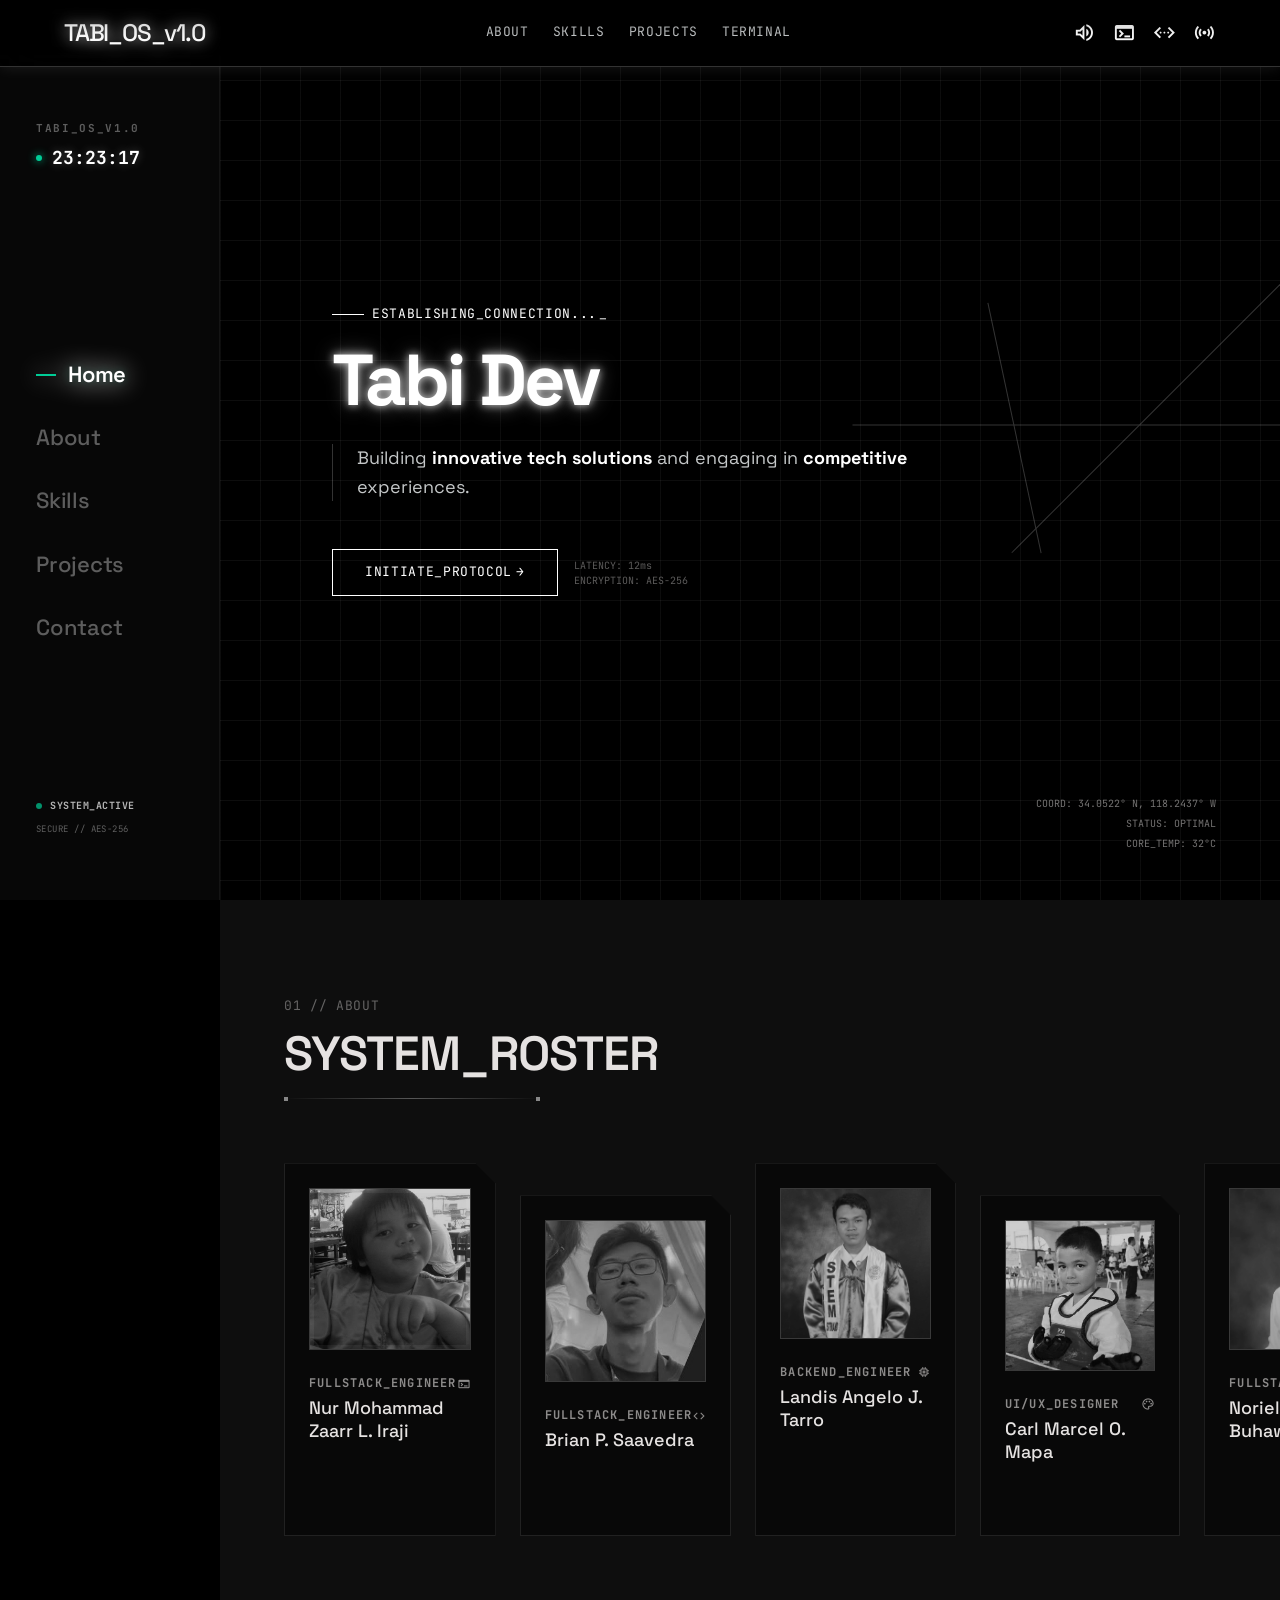
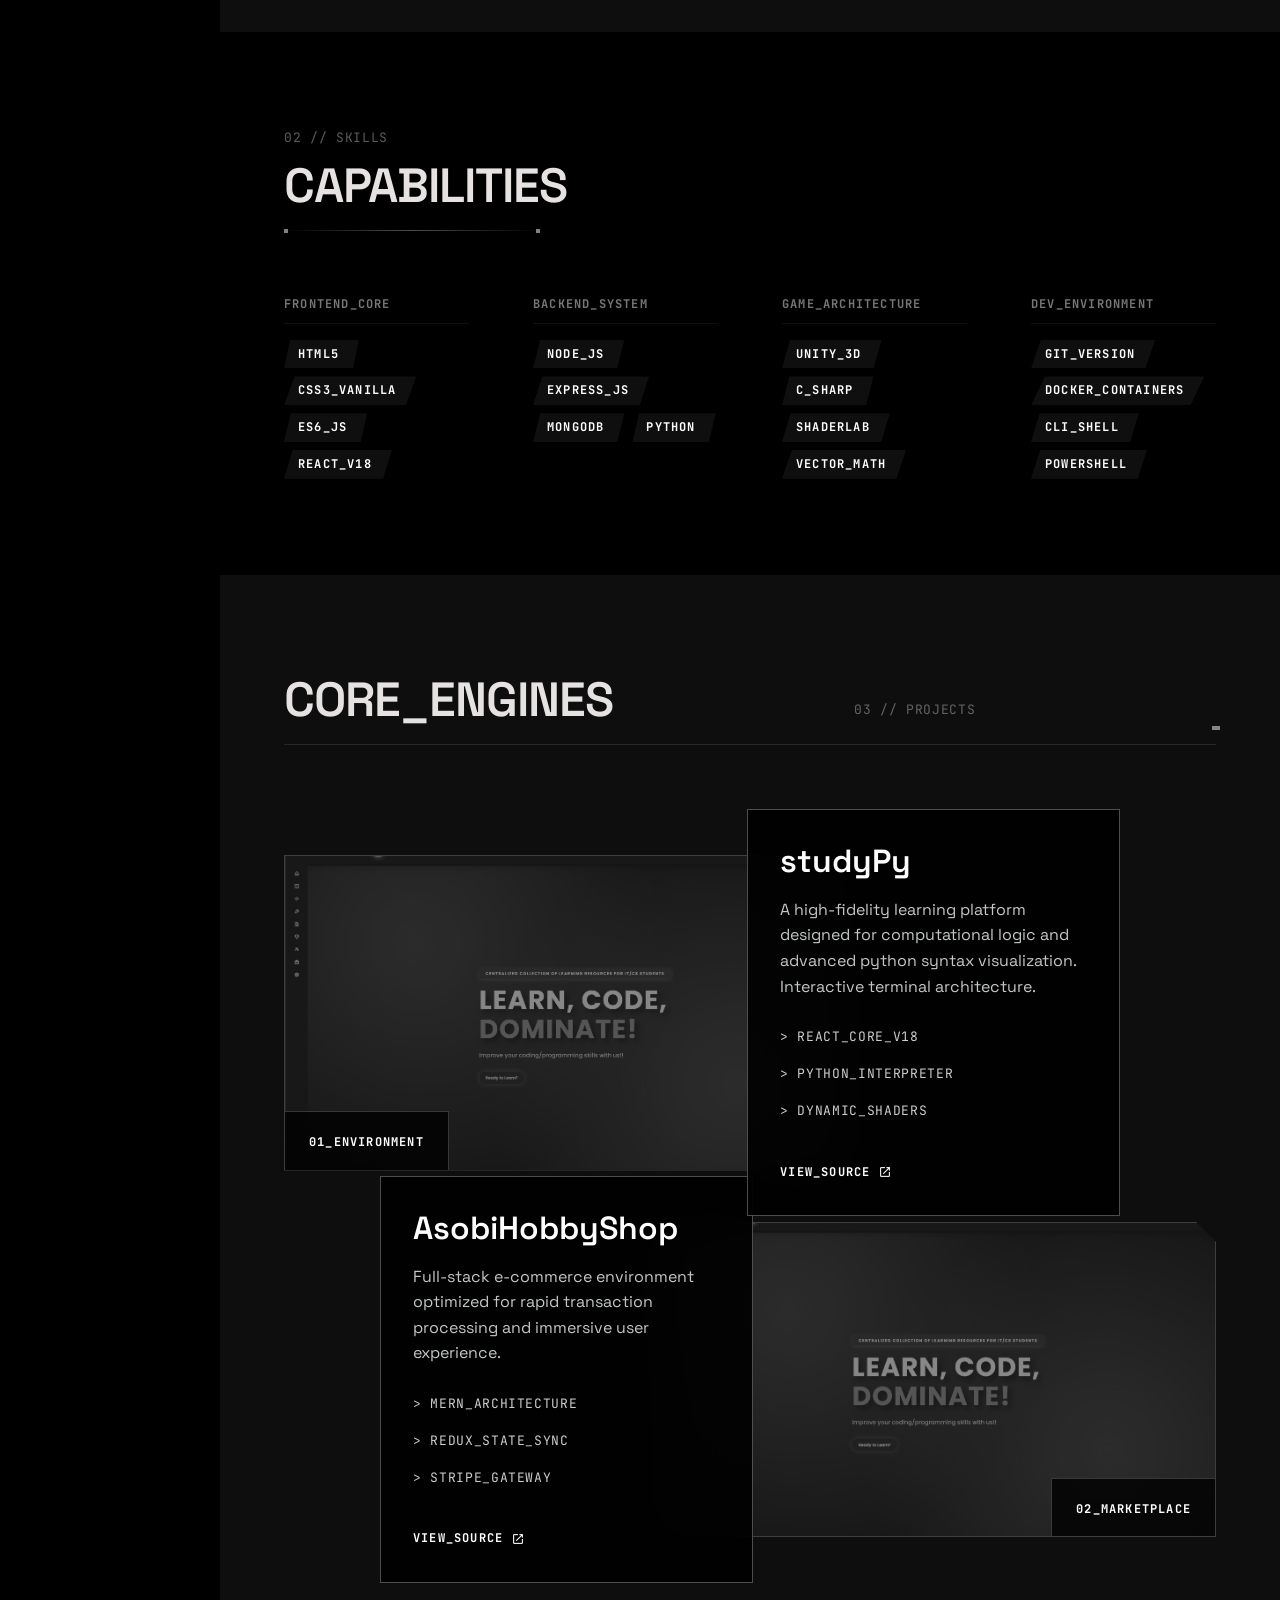
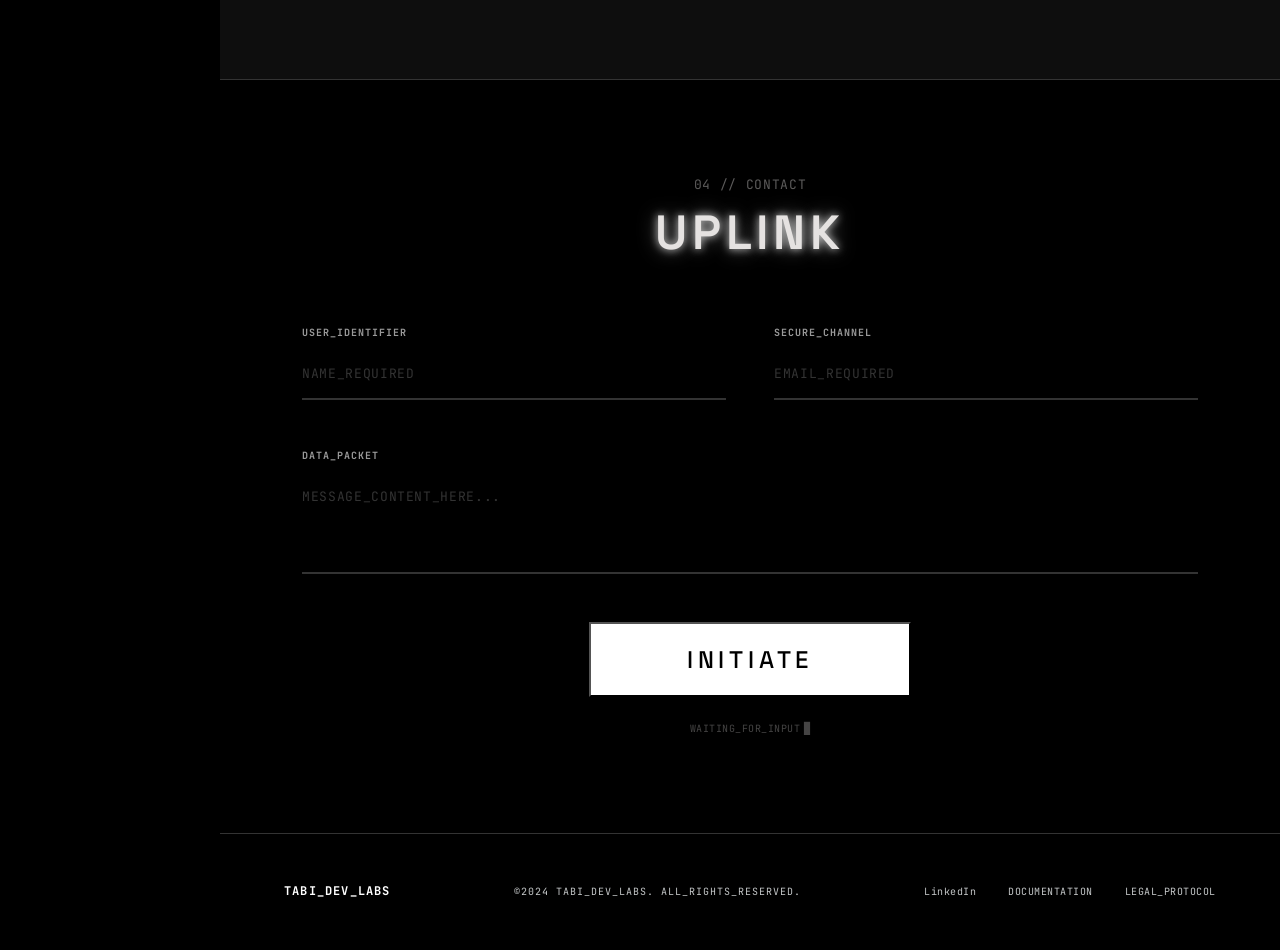
<file: index.html>
<!DOCTYPE html>
<html class="dark" lang="en">
<head>
  <meta charset="utf-8"/>
  <meta content="width=device-width, initial-scale=1.0" name="viewport"/>
  <title>TABI_OS_v1.0 | PORTFOLIO</title>
  <meta name="description" content="TABI_OS_v1.0 - Digital Portfolio & Command Center. High-fidelity web solutions and immersive game development."/>
  <meta property="og:title" content="TABI_OS_v1.0 | PORTFOLIO"/>
  <meta property="og:description" content="Digital Portfolio & Command Center. High-fidelity web solutions and immersive game development."/>
  <meta property="og:type" content="website"/>
  <meta property="og:image" content="screen.png"/>
  <link href="https://fonts.googleapis.com/css2?family=Space+Grotesk:wght@300;400;500;600;700&family=JetBrains+Mono:wght@400;700&display=swap" rel="stylesheet"/>
  <link href="https://fonts.googleapis.com/css2?family=Material+Symbols+Outlined:wght,FILL@100..700,0..1&display=swap" rel="stylesheet"/>
  <link rel="stylesheet" href="styles.css"/>
  <script type="module" src="main.js"></script>
</head>
<body>

<!-- TOP NAVIGATION BAR -->
<nav class="nav-bar" aria-label="Primary navigation">
  <div class="nav-logo">TABI_OS_v1.0</div>

  <div class="nav-links">
    <a class="nav-link" href="#team">ABOUT</a>
    <a class="nav-link" href="#capabilities">SKILLS</a>
    <a class="nav-link" href="#projects">PROJECTS</a>
    <a class="nav-link" href="#contact">TERMINAL</a>
  </div>

  <div class="nav-right">
    <div class="nav-icons">
      <span class="material-symbols-outlined nav-icon volume-toggle-btn" role="button" aria-label="Toggle Audio Feedback" tabindex="0">volume_up</span>
      <span class="material-symbols-outlined nav-icon toggle-console-btn" role="button" aria-label="Toggle System Console" tabindex="0">terminal</span>
      <span class="material-symbols-outlined nav-icon" role="img" aria-label="Network settings">settings_ethernet</span>
      <span class="material-symbols-outlined nav-icon" role="img" aria-label="Signal status">sensors</span>
    </div>
    <button class="nav-hamburger" aria-label="Toggle navigation menu" aria-expanded="false" aria-controls="mobile-nav">
      <span class="hamburger-line"></span>
      <span class="hamburger-line"></span>
      <span class="hamburger-line"></span>
    </button>
  </div>
</nav>

<!-- SIDE NAVIGATION BAR (Desktop Only) -->
<aside class="side-nav" aria-label="Section navigation">
  <!-- Live Timer / System Clock at the top -->
  <div class="side-nav-clock">
    <div class="clock-title">TABI_OS_v1.0</div>
    <div class="clock-time">
      <span class="clock-indicator"></span>
      <span id="system-clock">00:00:00</span>
    </div>
  </div>

  <nav class="side-nav-items">
    <a class="side-nav-item side-nav-item--active" href="#hero">Home</a>
    <a class="side-nav-item" href="#team">About</a>
    <a class="side-nav-item" href="#capabilities">Skills</a>
    <a class="side-nav-item" href="#projects">Projects</a>
    <a class="side-nav-item" href="#contact">Contact</a>
  </nav>

  <!-- Cyberpunk telemetry at the bottom -->
  <div class="side-nav-footer">
    <div class="side-nav-status-group">
      <span class="status-dot"></span>
      <span class="status-text">SYSTEM_ACTIVE</span>
    </div>
    <div class="side-nav-meta">
      <span class="side-nav-meta-text">SECURE // AES-256</span>
    </div>
  </div>
</aside>

<main class="site-main">

  <!-- HERO SECTION -->
  <section class="hero-section grid-lines" id="hero" aria-label="Introduction">
    <div class="hero-scanlines" aria-hidden="true"></div>

    <!-- Decorative diagonal lines -->
    <div class="hero-decorator" aria-hidden="true">
      <div class="hero-deco-line"></div>
      <div class="hero-deco-line"></div>
      <div class="hero-deco-line"></div>
    </div>

    <div class="hero-content" data-animate>
      <div class="hero-label">
        <span class="hero-label-line" aria-hidden="true"></span>
        <span class="underscore-blink">ESTABLISHING_CONNECTION...</span>
      </div>

      <h1 class="hero-title" id="hero-title" aria-label="Tabi Dev"></h1>

      <p class="hero-body">
        Building <strong>innovative tech solutions</strong> and engaging in <strong>competitive</strong> experiences</strong>.
      </p>

      <div class="hero-cta-row">
        <a class="hero-cta-btn" href="#contact">
          INITIATE_PROTOCOL
          <span class="hero-cta-arrow" aria-hidden="true">→</span>
        </a>
        <div class="hero-cta-meta" aria-hidden="true">
          LATENCY: 12ms<br/>ENCRYPTION: AES-256
        </div>
      </div>
    </div>

    <!-- Bottom-right coordinates -->
    <div class="hero-coords" aria-hidden="true">
      <div class="hero-coords-inner">
        <div>COORD: 34.0522° N, 118.2437° W</div>
        <div>STATUS: OPTIMAL</div>
        <div>CORE_TEMP: 32°C</div>
      </div>
    </div>

  </section>

  <!-- TEAM SECTION -->
  <section class="team-section" id="team" aria-label="Team">

    <div class="team-header" data-animate>
      <div class="team-counter" aria-hidden="true">01 // ABOUT</div>
      <h2 class="team-title">SYSTEM_ROSTER</h2>
      <div class="team-divider" aria-hidden="true"></div>
    </div>

    <div class="team-grid" data-animate-stagger>

      <!-- Member 1 -->
      <div class="team-member-wrap">
        <div class="team-member">
          <div class="team-member-photo">
            <img
              alt="Lead Developer"
              data-alt="A stark, high-contrast black and white portrait of a lead software architect in a minimalist tech-wear outfit. The person is looking directly at the camera with an intense, professional expression. Sharp directional lighting creates deep shadows and bright highlights, emphasizing a sense of technical authority and precision in a high-end digital environment."
              src="assets/meeko.jpg"
            />
            <div class="team-member-photo-border" aria-hidden="true"></div>
          </div>
          <div class="team-member__role-row">
            <span class="team-member__role">FULLSTACK_ENGINEER</span>
            <span class="material-symbols-outlined team-role-icon">terminal</span>
          </div>
          <div class="team-member__name">Nur Mohammad Zaarr L. Iraji</div>
          <div class="team-member__footer">
            <span class="team-member__id">ID: 001_TABI</span>
            <div class="team-member__socials">
              <a class="team-member__social-link" href="#" target="_blank" aria-label="LinkedIn">
                <svg xmlns="http://www.w3.org/2000/svg" viewBox="0 0 24 24" fill="currentColor" width="14" height="14" style="vertical-align: middle;">
                  <path d="M19 0h-14c-2.761 0-5 2.239-5 5v14c0 2.761 2.239 5 5 5h14c2.762 0 5-2.239 5-5v-14c0-2.761-2.238-5-5-5zm-11 19h-3v-11h3v11zm-1.5-12.268c-.966 0-1.75-.779-1.75-1.75s.784-1.75 1.75-1.75 1.75.779 1.75 1.75-.784 1.75-1.75 1.75zm13.5 12.268h-3v-5.604c0-3.368-4-3.113-4 0v5.604h-3v-11h3v1.765c1.396-2.586 7-2.777 7 2.476v6.759z"/>
                </svg>
              </a>
              <button class="team-member__more-btn" data-member-id="001_TABI">ACCESS_BIO</button>
            </div>
          </div>
        </div>
      </div>

      <!-- Member 2 -->
      <div class="team-member-wrap">
        <div class="team-member">
          <div class="team-member-photo">
            <img
              alt="MERN Stack Developer"
              data-alt="A monochromatic, high-fidelity close-up portrait of a MERN stack developer in a dark studio. The lighting is low-key, focusing on the sharp features and professional attire. The background is pure black, and the overall mood is technical, focused, and advanced, fitting the high-end Tabi Dev brand identity."
              src="assets/brian.jpg"
            />
          </div>
          <div class="team-member__role-row">
            <span class="team-member__role">FULLSTACK_ENGINEER</span>
            <span class="material-symbols-outlined team-role-icon">code</span>
          </div>
          <div class="team-member__name">Brian P. Saavedra</div>
          <div class="team-member__footer">
            <span class="team-member__id">ID: 002_TABI</span>
            <div class="team-member__socials">
              <a class="team-member__social-link" href="#" target="_blank" aria-label="LinkedIn">
                <svg xmlns="http://www.w3.org/2000/svg" viewBox="0 0 24 24" fill="currentColor" width="14" height="14" style="vertical-align: middle;">
                  <path d="M19 0h-14c-2.761 0-5 2.239-5 5v14c0 2.761 2.239 5 5 5h14c2.762 0 5-2.239 5-5v-14c0-2.761-2.238-5-5-5zm-11 19h-3v-11h3v11zm-1.5-12.268c-.966 0-1.75-.779-1.75-1.75s.784-1.75 1.75-1.75 1.75.779 1.75 1.75-.784 1.75-1.75 1.75zm13.5 12.268h-3v-5.604c0-3.368-4-3.113-4 0v5.604h-3v-11h3v1.765c1.396-2.586 7-2.777 7 2.476v6.759z"/>
                </svg>
              </a>
              <button class="team-member__more-btn" data-member-id="002_TABI">ACCESS_BIO</button>
            </div>
          </div>
        </div>
      </div>

      <!-- Member 3 -->
      <div class="team-member-wrap">
        <div class="team-member">
          <div class="team-member-photo">
            <img
              alt="Backend Engineer"
              data-alt="A dramatic black and white portrait of a backend engineer against a minimalist geometric background. The lighting is harsh and artistic, highlighting the profile of the person and creating a sophisticated, high-performance look. The aesthetic is clean, technical, and perfectly aligned with a luxury tech startup brand."
              src="assets/lance.jpg"
            />
          </div>
          <div class="team-member__role-row">
            <span class="team-member__role">BACKEND_ENGINEER</span>
            <span class="material-symbols-outlined team-role-icon">memory</span>
          </div>
          <div class="team-member__name">Landis Angelo J. Tarro</div>
          <div class="team-member__footer">
            <span class="team-member__id">ID: 003_TABI</span>
            <div class="team-member__socials">
              <a class="team-member__social-link" href="#" target="_blank" aria-label="LinkedIn">
                <svg xmlns="http://www.w3.org/2000/svg" viewBox="0 0 24 24" fill="currentColor" width="14" height="14" style="vertical-align: middle;">
                  <path d="M19 0h-14c-2.761 0-5 2.239-5 5v14c0 2.761 2.239 5 5 5h14c2.762 0 5-2.239 5-5v-14c0-2.761-2.238-5-5-5zm-11 19h-3v-11h3v11zm-1.5-12.268c-.966 0-1.75-.779-1.75-1.75s.784-1.75 1.75-1.75 1.75.779 1.75 1.75-.784 1.75-1.75 1.75zm13.5 12.268h-3v-5.604c0-3.368-4-3.113-4 0v5.604h-3v-11h3v1.765c1.396-2.586 7-2.777 7 2.476v6.759z"/>
                </svg>
              </a>
              <button class="team-member__more-btn" data-member-id="003_TABI">ACCESS_BIO</button>
            </div>
          </div>
        </div>
      </div>

      <!-- Member 4 -->
      <div class="team-member-wrap">
        <div class="team-member">
          <div class="team-member-photo">
            <img
              alt="Frontend / UI Designer"
              data-alt="A professional, monochromatic portrait of a UI/UX designer. The lighting is soft but high-contrast, illuminating the face while keeping the background in total darkness. The style is modern, sleek, and high-end, representing a focus on visual precision and user interface excellence."
              src="assets/carl.jpg"
            />
          </div>
          <div class="team-member__role-row">
            <span class="team-member__role">UI/UX_DESIGNER</span>
            <span class="material-symbols-outlined team-role-icon">palette</span>
          </div>
          <div class="team-member__name">Carl Marcel O. Mapa</div>
          <div class="team-member__footer">
            <span class="team-member__id">ID: 004_TABI</span>
            <div class="team-member__socials">
              <a class="team-member__social-link" href="#" target="_blank" aria-label="LinkedIn">
                <svg xmlns="http://www.w3.org/2000/svg" viewBox="0 0 24 24" fill="currentColor" width="14" height="14" style="vertical-align: middle;">
                  <path d="M19 0h-14c-2.761 0-5 2.239-5 5v14c0 2.761 2.239 5 5 5h14c2.762 0 5-2.239 5-5v-14c0-2.761-2.238-5-5-5zm-11 19h-3v-11h3v11zm-1.5-12.268c-.966 0-1.75-.779-1.75-1.75s.784-1.75 1.75-1.75 1.75.779 1.75 1.75-.784 1.75-1.75 1.75zm13.5 12.268h-3v-5.604c0-3.368-4-3.113-4 0v5.604h-3v-11h3v1.765c1.396-2.586 7-2.777 7 2.476v6.759z"/>
                </svg>
              </a>
              <button class="team-member__more-btn" data-member-id="004_TABI">ACCESS_BIO</button>
            </div>
          </div>
        </div>
      </div>

      <!-- Member 5 -->
      <div class="team-member-wrap">
        <div class="team-member">
          <div class="team-member-photo">
            <img
              alt="Game Designer"
              data-alt="A stylized black and white portrait of a game designer. The image is high-contrast with glowing reflections in the eyes, suggesting a digital interface just out of frame. The mood is creative yet technical, embodying the spirit of high-end game development at Tabi Dev Labs."
              src="assets/nori.jpg"
            />
          </div>
          <div class="team-member__role-row">
            <span class="team-member__role">FULLSTACK_ENGINEER</span>
            <span class="material-symbols-outlined team-role-icon">query_stats</span>
          </div>
          <div class="team-member__name">Norielle John Buhawe</div>
          <div class="team-member__footer">
            <span class="team-member__id">ID: 005_TABI</span>
            <div class="team-member__socials">
              <a class="team-member__social-link" href="#" target="_blank" aria-label="LinkedIn">
                <svg xmlns="http://www.w3.org/2000/svg" viewBox="0 0 24 24" fill="currentColor" width="14" height="14" style="vertical-align: middle;">
                  <path d="M19 0h-14c-2.761 0-5 2.239-5 5v14c0 2.761 2.239 5 5 5h14c2.762 0 5-2.239 5-5v-14c0-2.761-2.238-5-5-5zm-11 19h-3v-11h3v11zm-1.5-12.268c-.966 0-1.75-.779-1.75-1.75s.784-1.75 1.75-1.75 1.75.779 1.75 1.75-.784 1.75-1.75 1.75zm13.5 12.268h-3v-5.604c0-3.368-4-3.113-4 0v5.604h-3v-11h3v1.765c1.396-2.586 7-2.777 7 2.476v6.759z"/>
                </svg>
              </a>
              <button class="team-member__more-btn" data-member-id="005_TABI">ACCESS_BIO</button>
            </div>
          </div>
        </div>
      </div>

    </div>
  </section>

  <!-- CAPABILITIES SECTION -->
  <section class="capabilities-section" id="capabilities" aria-label="Capabilities" data-animate>
    <div class="capabilities-header">
      <div class="capabilities-counter" aria-hidden="true">02 // SKILLS</div>
      <h2 class="capabilities-title">CAPABILITIES</h2>
      <div class="capabilities-divider" aria-hidden="true"></div>
    </div>

    <div class="capabilities-grid" data-animate-stagger>
      <!-- Frontend Core -->
      <div class="skill-group">
        <div class="skill-group-label">FRONTEND_CORE</div>
        <div class="skill-badges">
          <span class="skill-badge">HTML5</span>
          <span class="skill-badge">CSS3_VANILLA</span>
          <span class="skill-badge">ES6_JS</span>
          <span class="skill-badge">REACT_V18</span>
        </div>
      </div>

      <!-- Backend System -->
      <div class="skill-group">
        <div class="skill-group-label">BACKEND_SYSTEM</div>
        <div class="skill-badges">
          <span class="skill-badge">NODE_JS</span>
          <span class="skill-badge">EXPRESS_JS</span>
          <span class="skill-badge">MONGODB</span>
          <span class="skill-badge">PYTHON</span>
        </div>
      </div>

      <!-- Game Architecture -->
      <div class="skill-group">
        <div class="skill-group-label">GAME_ARCHITECTURE</div>
        <div class="skill-badges">
          <span class="skill-badge">UNITY_3D</span>
          <span class="skill-badge">C_SHARP</span>
          <span class="skill-badge">SHADERLAB</span>
          <span class="skill-badge">VECTOR_MATH</span>
        </div>
      </div>

      <!-- Dev Environment -->
      <div class="skill-group">
        <div class="skill-group-label">DEV_ENVIRONMENT</div>
        <div class="skill-badges">
          <span class="skill-badge">GIT_VERSION</span>
          <span class="skill-badge">DOCKER_CONTAINERS</span>
          <span class="skill-badge">CLI_SHELL</span>
          <span class="skill-badge">POWERSHELL</span>
        </div>
      </div>
    </div>
  </section>

  <!-- PROJECTS SECTION -->
  <section class="projects-section" id="projects" aria-label="Projects">

    <div class="projects-header" data-animate>
      <h2 class="projects-title">CORE_ENGINES</h2>
      <div class="projects-counter" aria-hidden="true">03 // PROJECTS</div>
      <div class="projects-divider-line tech-line-h" aria-hidden="true"></div>
    </div>

    <div class="project-pair">

      <!-- Project 1: studyPy -->
      <div class="project-row" data-animate>
        <div class="project-image-wrap">
          <div class="project-image-overlay" aria-hidden="true"></div>
          <img
            alt="studyPy Project"
            class="project-img"
            data-alt="A professional, monochromatic image of a clean, high-tech computer terminal screen displaying complex python code structures. The lighting is cold and clinical, with sharp white highlights reflecting off dark polished glass surfaces. The aesthetic is strictly black and white, minimal, and high-performance, representing a learning environment for advanced software engineering."
            src="assets/studypy.png"
          />
          <div class="project-image-tag project-image-tag--left">
            <span class="project-image-tag-text">01_ENVIRONMENT</span>
          </div>
        </div>

        <div class="project-card">
          <h3 class="project-card__title">studyPy</h3>
          <p class="project-card__body">
            A high-fidelity learning platform designed for computational logic and advanced python syntax visualization. Interactive terminal architecture.
          </p>
          <ul class="project-card__stack" aria-label="Technologies">
            <li>&gt; REACT_CORE_V18</li>
            <li>&gt; PYTHON_INTERPRETER</li>
            <li>&gt; DYNAMIC_SHADERS</li>
          </ul>
          <a class="project-card__link" href="#">
            VIEW_SOURCE
            <span class="material-symbols-outlined" style="font-size: 14px;" aria-hidden="true">open_in_new</span>
          </a>
        </div>
      </div>

      <!-- Project 2: AsobiHobbyShop -->
      <div class="project-row project-row--reverse" data-animate>
        <div class="project-image-wrap">
          <div class="project-image-overlay" aria-hidden="true"></div>
          <img
            alt="AsobiHobbyShop Project"
            class="project-img"
            data-alt="A cinematic, black and white overhead shot of a futuristic retail environment filled with mechanical hobbyist components and glowing tech interfaces. The scene is illuminated by sharp, localized spotlights creating dramatic shadows. The aesthetic is monochromatic and industrial, emphasizing a full-stack digital marketplace experience for high-end gaming hardware."
            src="assets/studypy.png"
          />
          <div class="project-image-tag project-image-tag--right">
            <span class="project-image-tag-text">02_MARKETPLACE</span>
          </div>
        </div>

        <div class="project-card">
          <h3 class="project-card__title">AsobiHobbyShop</h3>
          <p class="project-card__body">
            Full-stack e-commerce environment optimized for rapid transaction processing and immersive user experience.
          </p>
          <ul class="project-card__stack" aria-label="Technologies">
            <li>&gt; MERN_ARCHITECTURE</li>
            <li>&gt; REDUX_STATE_SYNC</li>
            <li>&gt; STRIPE_GATEWAY</li>
          </ul>
          <a class="project-card__link" href="#">
            VIEW_SOURCE
            <span class="material-symbols-outlined" style="font-size: 14px;" aria-hidden="true">open_in_new</span>
          </a>
        </div>
      </div>

    </div>
  </section>

  <!-- CONTACT SECTION -->
  <section class="contact-section" id="contact" aria-label="Contact">
    <div class="contact-top-border" aria-hidden="true"></div>

    <div class="contact-inner" data-animate>
      <div class="contact-header">
        <div class="contact-counter" aria-hidden="true">04 // CONTACT</div>
        <h2 class="contact-title">UPLINK</h2>
      </div>

      <form class="contact-form" action="https://formspree.io/f/mqeovpay" method="POST" novalidate>
        <div class="form-row">
          <div class="form-field">
            <label class="form-label" for="user-name">USER_IDENTIFIER</label>
            <input
              class="form-input"
              id="user-name"
              name="name"
              placeholder="NAME_REQUIRED"
              type="text"
              autocomplete="name"
            />
          </div>
          <div class="form-field">
            <label class="form-label" for="user-email">SECURE_CHANNEL</label>
            <input
              class="form-input"
              id="user-email"
              name="email"
              placeholder="EMAIL_REQUIRED"
              type="email"
              autocomplete="email"
            />
          </div>
        </div>

        <div class="form-field">
          <label class="form-label" for="user-message">DATA_PACKET</label>
          <textarea
            class="form-textarea"
            id="user-message"
            name="message"
            placeholder="MESSAGE_CONTENT_HERE..."
            rows="4"
          ></textarea>
        </div>

        <div class="form-submit-wrap">
          <button class="submit-btn" type="submit">
            <span class="submit-btn-text">INITIATE</span>
            <div class="submit-btn-overlay" aria-hidden="true"></div>
          </button>
          <div class="form-status cursor-blink" aria-live="polite">WAITING_FOR_INPUT</div>
        </div>
      </form>
    </div>
  </section>

  <!-- FOOTER -->
  <footer class="site-footer">
    <div class="footer-brand">TABI_DEV_LABS</div>
    <div class="footer-copy">©2024 TABI_DEV_LABS. ALL_RIGHTS_RESERVED.</div>
    <nav class="footer-links" aria-label="Footer links">
      <a class="footer-link" href="#">LinkedIn</a>
      <a class="footer-link" href="#">DOCUMENTATION</a>
      <a class="footer-link" href="#">LEGAL_PROTOCOL</a>
    </nav>
  </footer>

</main>

<!-- MOBILE NAVIGATION OVERLAY -->
<div class="mobile-nav-overlay" id="mobile-nav" aria-hidden="true" role="dialog" aria-modal="true" aria-label="Navigation menu">
  <button class="mobile-nav-close" aria-label="Close navigation menu">✕</button>
  <nav class="mobile-nav-links">
    <a class="mobile-nav-link" href="#hero">HOME</a>
    <a class="mobile-nav-link" href="#team">ABOUT</a>
    <a class="mobile-nav-link" href="#capabilities">SKILLS</a>
    <a class="mobile-nav-link" href="#projects">PROJECTS</a>
    <a class="mobile-nav-link" href="#contact">CONTACT</a>
    <a class="mobile-nav-link toggle-console-btn" href="#">CLI_CONSOLE</a>
  </nav>
  <div class="mobile-nav-footer">SYSTEM_SECURE_v1.0</div>
</div>

<!-- SYSTEM CONSOLE / CLI DRAWER -->
<div class="cli-drawer" id="cli-console" aria-hidden="true" role="dialog" aria-label="System Console">
  <div class="cli-header">
    <div class="cli-title">
      <span class="material-symbols-outlined" style="font-size: 14px; color: #ffffff;">terminal</span>
      TABI_CLI_v1.0
    </div>
    <div class="cli-header-actions">
      <span class="cli-hint">PRESS ` [BACKTICK] TO TOGGLE</span>
      <button class="cli-close-btn" aria-label="Close Console">✕</button>
    </div>
  </div>
  <div class="cli-output" id="cli-output-log"></div>
  <form class="cli-input-form">
    <span class="cli-prompt">TABI_OS:&gt;</span>
    <input type="text" class="cli-input" id="cli-command-input" autocomplete="off" />
  </form>
</div>

<!-- BIO DETAILS MODAL -->
<div class="bio-modal" id="bio-modal" aria-hidden="true" role="dialog" aria-modal="true" aria-label="Developer Profile">
  <div class="bio-modal-content">
    <div class="bio-modal-header">
      <div class="bio-modal-title" id="bio-modal-title">BIO_TELEMETRY // ID: 001_TABI</div>
      <button class="bio-modal-close" id="bio-modal-close-btn" aria-label="Close Profile">✕</button>
    </div>
    <div class="bio-modal-body">
      <div class="bio-modal-row">
        <span class="label">IDENTIFIER</span>
        <span class="value" id="bio-val-name">Nur Mohammad Zaarr L. Iraji</span>
      </div>
      <div class="bio-modal-row">
        <span class="label">ROLE_ASSIGNMENT</span>
        <span class="value" id="bio-val-role" style="color: #00cc96;">FULLSTACK_ENGINEER</span>
      </div>
      <div class="bio-modal-row">
        <span class="label">CORE_DESCRIPTION</span>
        <div class="bio-modal-description" id="bio-val-desc">
          Specialized in structuring high-performance architectures, complex backend logic, and scalable full-stack web platforms. Core developer of TABI_OS.
        </div>
      </div>
      <div class="bio-modal-row">
        <span class="label">SECURE_COMM_CHANNELS</span>
        <div class="bio-modal-links">
          <a class="bio-link" id="bio-link-github" href="#" target="_blank">
            <span class="material-symbols-outlined" style="font-size: 14px; vertical-align: middle;">code</span>
            GITHUB
          </a>
          <a class="bio-link" id="bio-link-linkedin" href="#" target="_blank">
            <svg xmlns="http://www.w3.org/2000/svg" viewBox="0 0 24 24" fill="currentColor" width="12" height="12" style="vertical-align: middle; margin-right: 2px;">
              <path d="M19 0h-14c-2.761 0-5 2.239-5 5v14c0 2.761 2.239 5 5 5h14c2.762 0 5-2.239 5-5v-14c0-2.761-2.238-5-5-5zm-11 19h-3v-11h3v11zm-1.5-12.268c-.966 0-1.75-.779-1.75-1.75s.784-1.75 1.75-1.75 1.75.779 1.75 1.75-.784 1.75-1.75 1.75zm13.5 12.268h-3v-5.604c0-3.368-4-3.113-4 0v5.604h-3v-11h3v1.765c1.396-2.586 7-2.777 7 2.476v6.759z"/>
            </svg>
            LINKEDIN
          </a>
          <a class="bio-link" id="bio-link-gmail" href="#">
            <span class="material-symbols-outlined" style="font-size: 14px; vertical-align: middle;">mail</span>
            GMAIL
          </a>
        </div>
      </div>
      <div style="font-family: var(--font-mono); font-size: 11px; opacity: 0.3; margin-top: 24px;" class="cursor-blink">
        UPLINK_SECURE_ONLINE
      </div>
    </div>
  </div>
</div>

<!-- PROJECT DETAILS MODAL -->
<div class="project-modal" id="project-modal" aria-hidden="true" role="dialog" aria-modal="true" aria-label="Project Details">
  <div class="project-modal-content">
    <div class="project-modal-header">
      <div class="project-modal-title" id="project-modal-title">PROJECT_INTEGRITY // ENGINE_01</div>
      <button class="project-modal-close" id="project-modal-close-btn" aria-label="Close Project Details">✕</button>
    </div>
    <div class="project-modal-body">
      <div class="project-modal-row">
        <span class="label">PROJECT_NAME</span>
        <span class="value" id="project-val-name">studyPy</span>
      </div>
      <div class="project-modal-row">
        <span class="label">TECHNOLOGY_STACK</span>
        <span class="value" id="project-val-tech" style="font-size: 14px; font-family: var(--font-mono); color: #00cc96;">REACT_CORE_V18, PYTHON_INTERPRETER, DYNAMIC_SHADERS</span>
      </div>
      <div class="project-modal-row">
        <span class="label">CONTRIBUTORS</span>
        <div class="project-contributors-list" id="project-val-contributors">
          <!-- Dynamically generated list -->
        </div>
      </div>
      <div class="project-modal-row">
        <span class="label">PROJECT_DESCRIPTION</span>
        <div class="project-modal-description" id="project-val-desc">
          A high-fidelity computational learning environment developed to visualize Python data structures, execution pipelines, and lexical tokenization.
        </div>
      </div>
      <div class="project-modal-row">
        <span class="label">DEPLOYS_&amp;_SOURCE</span>
        <div class="project-modal-links">
          <a class="project-link" id="project-link-website" href="#" target="_blank">
            <span class="material-symbols-outlined" style="font-size: 14px; vertical-align: middle;">language</span>
            LIVE_WEBSITE
          </a>
          <a class="project-link" id="project-link-github" href="#" target="_blank">
            <span class="material-symbols-outlined" style="font-size: 14px; vertical-align: middle;">code</span>
            GITHUB_REPO
          </a>
        </div>
      </div>
      <div style="font-family: var(--font-mono); font-size: 11px; opacity: 0.3; margin-top: 24px;" class="cursor-blink">
        TELEMETRY_LOG_OPTIMAL
      </div>
    </div>
  </div>
</div>

</body>
</html>
</file>
<file: styles.css>
/* --- Design Tokens (:root) --------------------------------- */
:root {
  --color-background:                  #000000;
  --color-surface:                     #141313;
  --color-surface-dim:                 #141313;
  --color-surface-bright:              #3a3939;
  --color-surface-container:           #201f1f;
  --color-surface-container-high:      #2a2a2a;
  --color-surface-container-highest:   #353434;
  --color-surface-container-low:       #1c1b1b;
  --color-surface-container-lowest:    #0e0e0e;
  --color-surface-variant:             #353434;
  --color-surface-tint:                #c6c6c7;
  --color-primary:                     #ffffff;
  --color-primary-fixed:               #e2e2e2;
  --color-primary-fixed-dim:           #c6c6c7;
  --color-primary-container:           #e2e2e2;
  --color-inverse-primary:             #5d5f5f;
  --color-on-primary:                  #2f3131;
  --color-on-primary-fixed:            #1a1c1c;
  --color-on-primary-fixed-variant:    #454747;
  --color-on-primary-container:        #636565;
  --color-secondary:                   #c6c6c6;
  --color-secondary-fixed:             #e2e2e2;
  --color-secondary-fixed-dim:         #c6c6c6;
  --color-secondary-container:         #474747;
  --color-on-secondary:                #303030;
  --color-on-secondary-fixed:          #1b1b1b;
  --color-on-secondary-fixed-variant:  #474747;
  --color-on-secondary-container:      #b5b5b5;
  --color-tertiary:                    #ffffff;
  --color-tertiary-fixed:              #e2e2e2;
  --color-tertiary-fixed-dim:          #c6c6c7;
  --color-tertiary-container:          #e2e2e2;
  --color-on-tertiary:                 #2f3131;
  --color-on-tertiary-fixed:           #1a1c1c;
  --color-on-tertiary-fixed-variant:   #454747;
  --color-on-tertiary-container:       #636565;
  --color-on-background:               #e5e2e1;
  --color-on-surface:                  #e5e2e1;
  --color-on-surface-variant:          #c4c7c8;
  --color-inverse-surface:             #e5e2e1;
  --color-inverse-on-surface:          #313030;
  --color-outline:                     #ffffff;
  --color-outline-variant:             #444748;
  --color-error:                       #ffb4ab;
  --color-error-container:             #93000a;
  --color-on-error:                    #690005;
  --color-on-error-container:          #ffdad6;

  /* Spacing */
  --spacing-unit:            4px;
  --spacing-margin-mobile:   16px;
  --spacing-margin-desktop:  64px;
  --spacing-gutter:          24px;
  --spacing-container-max:   1440px;

  /* Typography — families */
  --font-display:  'Space Grotesk', sans-serif;
  --font-mono:     'JetBrains Mono', monospace;

  /* Typography — display-lg */
  --fs-display-lg:  42px;
  --lh-display-lg:  1.1;
  --ls-display-lg:  -0.04em;
  --fw-display-lg:  700;

  /* Typography — headline-lg */
  --fs-headline-lg:  32px;
  --lh-headline-lg:  1.2;
  --ls-headline-lg:  -0.02em;
  --fw-headline-lg:  600;

  /* Typography — headline-md */
  --fs-headline-md:  24px;
  --lh-headline-md:  1.2;
  --fw-headline-md:  600;

  /* Typography — headline-sm */
  --fs-headline-sm:  20px;
  --lh-headline-sm:  1.4;
  --fw-headline-sm:  500;

  /* Typography — body-lg */
  --fs-body-lg:  16px;
  --lh-body-lg:  1.6;
  --fw-body-lg:  400;

  /* Typography — body-md */
  --fs-body-md:  14px;
  --lh-body-md:  1.6;
  --fw-body-md:  400;

  /* Typography — terminal-sm */
  --fs-terminal-sm:  13px;
  --lh-terminal-sm:  1.5;
  --ls-terminal-sm:  0.05em;
  --fw-terminal-sm:  400;

  /* Typography — label-caps */
  --fs-label-caps:  12px;
  --lh-label-caps:  1;
  --ls-label-caps:  0.1em;
  --fw-label-caps:  700;
}

/* --- Base Reset -------------------------------------------- */

*, *::before, *::after {
  box-sizing: border-box;
  margin: 0;
  padding: 0;
}

html {
  scroll-behavior: smooth;
  overflow-x: hidden;
}

body {
  font-family: var(--font-display);
  font-size: var(--fs-body-md);
  line-height: var(--lh-body-md);
  font-weight: var(--fw-body-md);
  background-color: var(--color-background);
  color: var(--color-on-surface);
  overflow-x: hidden;
  -webkit-font-smoothing: antialiased;
  -moz-osx-font-smoothing: grayscale;
  scrollbar-width: thin;
  scrollbar-color: #ffffff #000000;
}

a {
  text-decoration: none;
  color: inherit;
}

ul {
  list-style: none;
}

img {
  display: block;
  max-width: 100%;
}

button {
  cursor: pointer;
  background: none;
  font-family: inherit;
}

/* --- Special Effect Utility Classes ------------------------ */

.glow-intense {
  box-shadow: 0 0 4px #FFFFFF, 0 0 12px rgba(255,255,255,0.6), 0 0 32px rgba(255,255,255,0.2);
}

.text-glow {
  text-shadow: 0 0 8px rgba(255,255,255,0.8), 0 0 20px rgba(255,255,255,0.4);
}

.chamfer-card {
  clip-path: polygon(0 0, calc(100% - 20px) 0, 100% 20px, 100% 100%, 0 100%);
}

.slanted-poly {
  clip-path: polygon(10% 0, 100% 0, 90% 100%, 0 100%);
}

.grid-lines {
  background-image:
    linear-gradient(to right,  rgba(255,255,255,0.05) 1px, transparent 1px),
    linear-gradient(to bottom, rgba(255,255,255,0.05) 1px, transparent 1px);
  background-size: 40px 40px;
}

.tech-line-h {
  position: relative;
  height: 1px;
  background: linear-gradient(90deg, transparent, rgba(255,255,255,0.3), transparent);
}

.tech-line-v {
  width: 1px;
  background: linear-gradient(180deg, transparent, rgba(255,255,255,0.3), transparent);
}

.mask-gradient {
  -webkit-mask-image: linear-gradient(to bottom, black 80%, transparent 100%);
  mask-image:         linear-gradient(to bottom, black 80%, transparent 100%);
}

/* Cursor / Typing Animations — verbatim */
@keyframes blink {
  0%, 100% { opacity: 1; }
  50%       { opacity: 0; }
}

.cursor-blink::after {
  content: '█';
  animation: blink 1s infinite;
  margin-left: 4px;
}

.underscore-blink::after {
  content: '_';
  animation: blink 0.8s infinite;
  margin-left: 2px;
}

/* --- Top Navigation Bar ------------------------------------ */

.nav-bar {
  position: fixed;
  top: 0;
  left: 0;
  width: 100%;
  z-index: 95;
  display: flex;
  justify-content: space-between;
  align-items: center;
  padding: 16px 24px;
  background-color: rgba(0, 0, 0, 0.85);
  border-bottom: 1px solid rgba(255,255,255,0.2);
  backdrop-filter: blur(24px);
  -webkit-backdrop-filter: blur(24px);
  box-shadow: 0 0 15px rgba(255,255,255,0.1);
}

.nav-logo {
  font-family: var(--font-display);
  font-size: var(--fs-headline-sm);
  font-weight: var(--fw-headline-sm);
  line-height: var(--lh-headline-sm);
  letter-spacing: -0.05em;
  color: var(--color-primary);
  filter: drop-shadow(0 0 8px rgba(255,255,255,0.8));
}

.nav-links {
  display: none;
  gap: var(--spacing-gutter);
  align-items: center;
}

.nav-link {
  font-family: var(--font-mono);
  font-size: var(--fs-terminal-sm);
  letter-spacing: var(--ls-terminal-sm);
  color: var(--color-on-surface-variant);
  transition: color 0.15s ease, filter 0.15s ease;
}

.nav-link:hover {
  color: var(--color-primary);
  filter: drop-shadow(0 0 12px rgba(255,255,255,1));
}

.nav-icons {
  display: none;
  gap: 16px;
  align-items: center;
}

.nav-icon {
  color: var(--color-primary);
  cursor: pointer;
  transform: scale(0.95);
  transition: transform 0.15s ease, opacity 0.15s ease;
}

.nav-icon:active {
  opacity: 0.8;
}

/* --- Top Navigation Bar Extra (Mobile First) --------------- */

.nav-right {
  display: flex;
  align-items: center;
  gap: 16px;
}

.nav-hamburger {
  display: flex;
  flex-direction: column;
  justify-content: center;
  gap: 5px;
  padding: 6px;
  background: none;
  border: 1px solid transparent;
  cursor: pointer;
  z-index: 100;
}

.hamburger-line {
  display: block;
  width: 22px;
  height: 2px;
  background: #ffffff;
  transition: transform 300ms ease, opacity 300ms ease;
}

body.mobile-nav-active .hamburger-line:nth-child(1) {
  transform: translateY(7px) rotate(45deg);
}
body.mobile-nav-active .hamburger-line:nth-child(2) {
  opacity: 0;
  transform: scaleX(0);
}
body.mobile-nav-active .hamburger-line:nth-child(3) {
  transform: translateY(-7px) rotate(-45deg);
}

body.mobile-nav-active {
  overflow: hidden;
}

/* --- Side Navigation Bar (Desktop Only) -------------------- */

.side-nav {
  display: none;
  position: fixed;
  left: 0;
  top: 0;
  height: 100%;
  width: 220px;
  z-index: 40;
  flex-direction: column;
  justify-content: space-between;
  padding-top: 120px;
  padding-bottom: 64px;
  border-right: 1px solid rgba(255, 255, 255, 0.05);
  backdrop-filter: blur(24px);
  -webkit-backdrop-filter: blur(24px);
  background-color: rgba(8, 8, 8, 0.95);
  overflow: hidden;
}

.side-nav-clock {
  padding: 0 36px;
  margin-bottom: 32px;
}

.side-nav-clock .clock-title {
  font-family: var(--font-mono);
  font-size: 11px;
  font-weight: 700;
  letter-spacing: 0.15em;
  color: rgba(255, 255, 255, 0.35);
  text-transform: uppercase;
  margin-bottom: 6px;
}

.side-nav-clock .clock-time {
  font-family: var(--font-mono);
  font-size: 18px;
  font-weight: 700;
  color: #ffffff;
  display: flex;
  align-items: center;
  gap: 10px;
  text-shadow: 0 0 10px rgba(255, 255, 255, 0.3);
}

.side-nav-clock .clock-indicator {
  display: inline-block;
  width: 6px;
  height: 6px;
  border-radius: 50%;
  background-color: #00cc96;
  box-shadow: 0 0 8px #00cc96;
  animation: clockPulse 2s infinite ease-in-out;
}

@keyframes clockPulse {
  0% {
    transform: scale(0.9);
    opacity: 0.5;
    box-shadow: 0 0 4px rgba(0, 204, 150, 0.5);
  }
  50% {
    transform: scale(1.25);
    opacity: 1;
    box-shadow: 0 0 12px rgba(0, 204, 150, 0.9);
  }
  100% {
    transform: scale(0.9);
    opacity: 0.5;
    box-shadow: 0 0 4px rgba(0, 204, 150, 0.5);
  }
}

.side-nav-items {
  flex: 1;
  display: flex;
  flex-direction: column;
  justify-content: center;
  gap: 28px;
  padding-left: 36px;
}

.side-nav-item {
  display: flex;
  align-items: center;
  color: rgba(255, 255, 255, 0.35);
  font-family: var(--font-display);
  font-size: 22px;
  font-weight: 500;
  letter-spacing: -0.01em;
  transition: color 300ms cubic-bezier(0.16, 1, 0.3, 1);
  position: relative;
  white-space: nowrap;
}

.side-nav-item::before {
  content: '';
  display: inline-block;
  width: 0;
  height: 2px;
  background-color: #00cc96;
  margin-right: 0;
  transition: width 300ms cubic-bezier(0.16, 1, 0.3, 1), margin-right 300ms cubic-bezier(0.16, 1, 0.3, 1), background-color 300ms ease;
}

.side-nav-item:hover {
  color: rgba(255, 255, 255, 0.9);
}

.side-nav-item:not(.side-nav-item--active):hover::before {
  width: 10px;
  margin-right: 8px;
  background-color: rgba(255, 255, 255, 0.5);
}

.side-nav-item--active {
  color: #00cc96 !important;
  opacity: 1 !important;
  font-weight: 600;
  text-shadow: 0 0 10px rgba(0, 204, 150, 0.2);
}

.side-nav-item--active::before {
  width: 20px;
  margin-right: 12px;
  background-color: #00cc96;
}

.side-nav-footer {
  padding: 0 36px;
  display: flex;
  flex-direction: column;
  gap: 8px;
}

.side-nav-status-group {
  display: flex;
  align-items: center;
  gap: 8px;
}

.side-nav-status-group .status-dot {
  width: 6px;
  height: 6px;
  border-radius: 50%;
  background-color: #00cc96;
  opacity: 0.7;
}

.side-nav-status-group .status-text {
  font-family: var(--font-mono);
  font-size: 10px;
  font-weight: 700;
  letter-spacing: 0.05em;
  color: rgba(255, 255, 255, 0.7);
}

.side-nav-meta {
  display: flex;
  align-items: center;
  opacity: 0.35;
}

.side-nav-meta-text {
  font-family: var(--font-mono);
  font-size: 9px;
  letter-spacing: 0.05em;
  color: #ffffff;
}

.site-main {
  position: relative;
  z-index: 10;
}

/* --- Hero Section ------------------------------------------ */

.hero-section {
  position: relative;
  min-height: 100vh;
  display: flex;
  flex-direction: column;
  justify-content: center;
  padding: 0 24px;
  overflow: hidden;
}

.hero-decorator {
  position: absolute;
  top: 0;
  right: 0;
  width: 50%;
  height: 100%;
  opacity: 0.2;
  pointer-events: none;
}

.hero-deco-line {
  position: absolute;
  width: 1px;
  background-color: #ffffff;
}

.hero-deco-line:nth-child(1) {
  top: 25%;
  right: 25%;
  height: 384px;
  transform: rotate(45deg);
}

.hero-deco-line:nth-child(2) {
  top: 33.333%;
  right: 50%;
  height: 256px;
  transform: rotate(-12deg);
}

.hero-deco-line:nth-child(3) {
  bottom: 25%;
  right: 33.333%;
  height: 500px;
  transform: rotate(90deg);
}

.hero-content {
  max-width: 896px;
  position: relative;
  z-index: 1;
}

.hero-label {
  font-family: var(--font-mono);
  font-size: var(--fs-terminal-sm);
  letter-spacing: var(--ls-terminal-sm);
  color: var(--color-primary);
  margin-bottom: 16px;
  display: flex;
  align-items: center;
  gap: 8px;
}

.hero-label-line {
  display: inline-block;
  width: 32px;
  height: 1px;
  background-color: #ffffff;
  flex-shrink: 0;
}

.hero-title {
  font-family: var(--font-display);
  font-size: var(--fs-display-lg);
  font-weight: var(--fw-display-lg);
  line-height: var(--lh-display-lg);
  letter-spacing: var(--ls-display-lg);
  color: #ffffff;
  margin-bottom: 24px;
  min-height: 1em;
  text-shadow: 0 0 8px rgba(255,255,255,0.8), 0 0 20px rgba(255,255,255,0.4);
  animation: crt-flicker 10s infinite;
}

.hero-body {
  font-family: var(--font-display);
  font-size: var(--fs-body-lg);
  font-weight: var(--fw-body-lg);
  line-height: var(--lh-body-lg);
  color: var(--color-on-surface-variant);
  max-width: 576px;
  border-left: 1px solid rgba(255,255,255,0.2);
  padding-left: 24px;
}

.hero-body strong {
  color: #ffffff;
  font-weight: 700;
}

.hero-cta-row {
  margin-top: 48px;
  display: flex;
  align-items: center;
  flex-wrap: wrap;
  gap: 16px;
}

.hero-cta-btn {
  padding: 12px 32px;
  background-color: transparent;
  border: 1px solid #ffffff;
  color: #ffffff;
  font-family: var(--font-mono);
  font-size: var(--fs-terminal-sm);
  letter-spacing: var(--ls-terminal-sm);
  display: inline-flex;
  align-items: center;
  gap: 4px;
  transition: background-color 300ms ease, color 300ms ease, box-shadow 300ms ease;
}

.hero-cta-btn:hover {
  background-color: #ffffff;
  color: #000000;
  box-shadow: 0 0 4px #FFFFFF, 0 0 12px rgba(255,255,255,0.6), 0 0 32px rgba(255,255,255,0.2);
}

.hero-cta-arrow {
  display: inline-block;
  transition: transform 0.15s ease;
}

.hero-cta-btn:hover .hero-cta-arrow {
  transform: translateX(4px);
}

.hero-cta-meta {
  display: flex;
  align-items: center;
  gap: 8px;
  font-family: var(--font-mono);
  font-size: 10px;
  line-height: 1.5;
  opacity: 0.4;
}

.hero-coords {
  position: absolute;
  bottom: 48px;
  right: 0;
  display: none;
  text-align: right;
}

.hero-coords-inner {
  font-family: var(--font-mono);
  font-size: 10px;
  display: flex;
  flex-direction: column;
  gap: 4px;
  opacity: 0.5;
}

/* --- Projects Section -------------------------------------- */

.projects-section {
  padding: 96px 24px;
  background-color: var(--color-surface-container-lowest);
  overflow: hidden;
}

.projects-header {
  display: flex;
  align-items: flex-end;
  justify-content: space-between;
  margin-bottom: 64px;
  border-bottom: 1px solid rgba(255,255,255,0.1);
  padding-bottom: 16px;
}

.projects-title {
  font-family: var(--font-display);
  font-size: var(--fs-headline-lg);
  font-weight: var(--fw-headline-lg);
  line-height: var(--lh-headline-lg);
  letter-spacing: var(--ls-headline-lg);
}

.projects-counter {
  font-family: var(--font-mono);
  font-size: var(--fs-terminal-sm);
  letter-spacing: var(--ls-terminal-sm);
  opacity: 0.4;
  margin-bottom: 8px;
}

/* Project pair — stacked on mobile, overlapping on desktop */
.project-pair {
  position: relative;
  display: flex;
  flex-direction: column;
  gap: 128px;
}

.project-row {
  position: relative;
  z-index: 20;
}

.project-row--reverse {
  z-index: 10;
}

.project-image-wrap {
  position: relative;
  overflow: hidden;
  clip-path: polygon(0 0, calc(100% - 20px) 0, 100% 20px, 100% 100%, 0 100%);
  border: 1px solid rgba(255,255,255,0.2);
  transition: border-color 0.15s ease;
}

.project-row:hover .project-image-wrap {
  border-color: #ffffff;
}

.project-image-overlay {
  position: absolute;
  inset: 0;
  background-color: rgba(255,255,255,0.05);
  transition: background-color 0.15s ease;
  z-index: 10;
}

.project-row:hover .project-image-overlay {
  background-color: transparent;
}

.project-img {
  width: 100%;
  aspect-ratio: 16 / 9;
  object-fit: cover;
  filter: grayscale(1) brightness(0.5);
  transition: filter 700ms ease, transform 700ms ease;
}

.project-row:hover .project-img {
  filter: grayscale(0) brightness(1);
  transform: scale(1.05);
}

.project-image-tag {
  position: absolute;
  bottom: 0;
  background-color: rgba(0,0,0,0.8);
  backdrop-filter: blur(12px);
  -webkit-backdrop-filter: blur(12px);
  padding: 16px 24px;
  border-top: 1px solid rgba(255,255,255,0.2);
  z-index: 20;
}

.project-image-tag--left {
  left: 0;
  border-right: 1px solid rgba(255,255,255,0.2);
}

.project-image-tag--right {
  right: 0;
  border-left: 1px solid rgba(255,255,255,0.2);
}

.project-image-tag-text {
  font-family: var(--font-mono);
  font-size: var(--fs-label-caps);
  font-weight: var(--fw-label-caps);
  letter-spacing: var(--ls-label-caps);
  text-transform: uppercase;
  color: #ffffff;
}

.project-card {
  position: relative;
  z-index: 30;
  margin-top: 24px;
  padding: 32px;
  background-color: rgba(0,0,0,0.9);
  backdrop-filter: blur(24px);
  -webkit-backdrop-filter: blur(24px);
  border: 1px solid rgba(255,255,255,0.3);
  transition: box-shadow 0.15s ease;
}

.project-card:hover {
  box-shadow: 0 0 4px #FFFFFF, 0 0 12px rgba(255,255,255,0.6), 0 0 32px rgba(255,255,255,0.2);
}

.project-card__title {
  font-family: var(--font-display);
  font-size: var(--fs-headline-md);
  font-weight: var(--fw-headline-md);
  line-height: var(--lh-headline-md);
  color: #ffffff;
  margin-bottom: 16px;
}

.project-card__body {
  font-family: var(--font-display);
  font-size: var(--fs-body-md);
  line-height: var(--lh-body-md);
  color: var(--color-on-surface-variant);
  margin-bottom: 24px;
}

.project-card__stack {
  font-family: var(--font-mono);
  font-size: var(--fs-terminal-sm);
  letter-spacing: var(--ls-terminal-sm);
  color: var(--color-primary);
  opacity: 0.8;
  display: flex;
  flex-direction: column;
  gap: 8px;
  margin-bottom: 32px;
}

.project-card__link {
  display: inline-flex;
  align-items: center;
  gap: 8px;
  font-family: var(--font-mono);
  font-size: var(--fs-label-caps);
  font-weight: var(--fw-label-caps);
  letter-spacing: var(--ls-label-caps);
  text-transform: uppercase;
  color: #ffffff;
  text-underline-offset: 8px;
  transition: text-decoration 0.15s ease;
}

.project-card__link:hover {
  text-decoration: underline;
}

/* --- Team Section ------------------------------------------ */

.team-section {
  padding: 96px 24px;
  background-color: var(--color-surface-container-lowest);
}

.team-header {
  margin-bottom: 64px;
}

.team-counter {
  font-family: var(--font-mono);
  font-size: var(--fs-terminal-sm);
  letter-spacing: var(--ls-terminal-sm);
  opacity: 0.4;
  margin-bottom: 8px;
}

.team-title {
  font-family: var(--font-display);
  font-size: var(--fs-headline-lg);
  font-weight: var(--fw-headline-lg);
  line-height: var(--lh-headline-lg);
  letter-spacing: var(--ls-headline-lg);
}

.team-divider {
  position: relative;
  width: 256px;
  height: 1px;
  background: linear-gradient(90deg, transparent, rgba(255,255,255,0.3), transparent);
  margin-top: 16px;
}

.team-grid {
  display: grid;
  grid-template-columns: 1fr;
  gap: 24px;
}

.team-member-wrap {
  position: relative;
}

.team-member {
  padding: 24px;
  border: 1px solid rgba(255,255,255,0.1);
  background-color: rgba(0,0,0,0.4);
  clip-path: polygon(0 0, calc(100% - 20px) 0, 100% 20px, 100% 100%, 0 100%);
  height: 100%;
  display: flex;
  flex-direction: column;
  transition: background-color 500ms ease, color 500ms ease;
}

.team-member:hover {
  background-color: #ffffff;
  color: #000000;
}

.team-member-photo {
  aspect-ratio: 1 / 1;
  margin-bottom: 24px;
  border: 1px solid rgba(255,255,255,0.2);
  overflow: hidden;
  position: relative;
  filter: grayscale(1);
}

.team-member-photo img {
  width: 100%;
  height: 100%;
  object-fit: cover;
  opacity: 0.8;
  transition: transform 700ms ease, opacity 700ms ease;
}

.team-member:hover .team-member-photo img {
  transform: scale(1.1);
  opacity: 1;
}

.team-member-photo-border {
  position: absolute;
  inset: 0;
  border: 4px solid rgba(255,255,255,0.05);
  pointer-events: none;
}

.team-member__role-row {
  display: flex;
  justify-content: space-between;
  align-items: center;
  margin-bottom: 4px;
}

.team-member__role {
  font-family: var(--font-mono);
  font-size: var(--fs-label-caps);
  font-weight: var(--fw-label-caps);
  letter-spacing: var(--ls-label-caps);
  text-transform: uppercase;
  opacity: 0.6;
}

.team-role-icon {
  font-size: 14px !important;
  opacity: 0.6;
  transition: transform 0.3s ease, opacity 0.3s ease;
}

.team-member:hover .team-role-icon {
  transform: scale(1.1);
  opacity: 1;
}

.team-member__name {
  font-family: var(--font-display);
  font-size: 18px;
  font-weight: var(--fw-headline-sm);
  line-height: 1.25;
  margin-bottom: 16px;
}

.team-member__footer {
  margin-top: auto;
  display: flex;
  justify-content: space-between;
  align-items: center;
  opacity: 0;
  transition: opacity 0.2s ease;
}

.team-member:hover .team-member__footer {
  opacity: 1;
}

.team-member__socials {
  display: flex;
  align-items: center;
  gap: 12px;
}

.team-member__social-link {
  color: inherit;
  opacity: 0.6;
  display: inline-flex;
  align-items: center;
  transition: opacity 0.15s ease, color 0.15s ease, transform 0.15s ease;
}

.team-member__social-link:hover {
  opacity: 1;
  color: #00cc96;
  transform: scale(1.1);
}

.team-member__more-btn {
  font-family: var(--font-mono);
  font-size: 9px;
  font-weight: 700;
  letter-spacing: 0.05em;
  padding: 4px 8px;
  border: 1px solid currentColor;
  background: transparent;
  color: inherit;
  cursor: pointer;
  transition: background-color 0.15s ease, color 0.15s ease, border-color 0.15s ease;
}

.team-member__more-btn:hover {
  background-color: #00cc96;
  border-color: #00cc96;
  color: #ffffff !important;
  box-shadow: 0 0 8px rgba(0, 204, 150, 0.4);
}

.team-member__id {
  font-family: var(--font-mono);
  font-size: 10px;
  letter-spacing: var(--ls-terminal-sm);
}

/* --- Contact Section --------------------------------------- */

.contact-section {
  padding: 96px 24px;
  background-color: #000000;
  position: relative;
}

.contact-top-border {
  position: absolute;
  top: 0;
  left: 0;
  width: 100%;
  height: 1px;
  background-color: rgba(255,255,255,0.2);
}

.contact-inner {
  max-width: 896px;
  margin: 0 auto;
}

.contact-header {
  text-align: center;
  margin-bottom: 64px;
}

.contact-counter {
  font-family: var(--font-mono);
  font-size: var(--fs-terminal-sm);
  letter-spacing: var(--ls-terminal-sm);
  opacity: 0.4;
  margin-bottom: 8px;
}

.contact-title {
  font-family: var(--font-display);
  font-size: var(--fs-headline-lg);
  font-weight: var(--fw-headline-lg);
  line-height: var(--lh-headline-lg);
  letter-spacing: 0.1em;
  text-transform: uppercase;
  text-shadow: 0 0 8px rgba(255,255,255,0.8), 0 0 20px rgba(255,255,255,0.4);
}

.contact-form {
  display: flex;
  flex-direction: column;
  gap: 48px;
}

.form-row {
  display: grid;
  grid-template-columns: 1fr;
  gap: 48px;
}

.form-field {
  position: relative;
}

.form-label {
  display: block;
  font-family: var(--font-mono);
  font-size: 10px;
  font-weight: var(--fw-label-caps);
  letter-spacing: var(--ls-label-caps);
  text-transform: uppercase;
  color: var(--color-primary);
  opacity: 0.6;
  margin-bottom: 8px;
}

.form-input,
.form-textarea {
  display: block;
  width: 100%;
  background: transparent;
  border: none;
  border-bottom: 2px solid rgba(255,255,255,0.2);
  padding: 16px 0;
  font-family: var(--font-mono);
  font-size: var(--fs-terminal-sm);
  letter-spacing: var(--ls-terminal-sm);
  color: #ffffff;
  outline: none;
  transition: border-color 0.15s ease, box-shadow 0.15s ease;
}

.form-input::placeholder,
.form-textarea::placeholder {
  color: rgba(255,255,255,0.2);
}

.form-input:focus,
.form-textarea:focus {
  border-color: #ffffff;
  box-shadow: 0 0 4px #FFFFFF, 0 0 12px rgba(255,255,255,0.6), 0 0 32px rgba(255,255,255,0.2);
}

.form-textarea {
  resize: none;
}

.form-submit-wrap {
  display: flex;
  flex-direction: column;
  align-items: center;
  gap: 24px;
}

.submit-btn {
  width: 100%;
  padding: 20px 96px;
  background-color: #ffffff;
  color: #000000;
  font-family: var(--font-display);
  font-size: var(--fs-headline-sm);
  font-weight: var(--fw-headline-sm);
  letter-spacing: 0.2em;
  position: relative;
  overflow: hidden;
  transition: box-shadow 300ms ease;
}

.submit-btn:hover {
  box-shadow: 0 0 4px #FFFFFF, 0 0 12px rgba(255,255,255,0.6), 0 0 32px rgba(255,255,255,0.2);
}

.submit-btn-overlay {
  position: absolute;
  inset: 0;
  background-color: #000000;
  opacity: 0;
  transition: opacity 0.15s ease;
  pointer-events: none;
}

.submit-btn:hover .submit-btn-overlay {
  opacity: 0.1;
}

.submit-btn-text {
  position: relative;
  z-index: 10;
}

.form-status {
  font-family: var(--font-mono);
  font-size: 10px;
  letter-spacing: var(--ls-terminal-sm);
  opacity: 0.3;
}

/* --- Site Footer ------------------------------------------- */

.site-footer {
  width: 100%;
  padding: 48px 24px;
  border-top: 1px solid rgba(255,255,255,0.2);
  display: flex;
  flex-direction: column;
  justify-content: space-between;
  align-items: center;
  gap: var(--spacing-gutter);
  background-color: #000000;
}

.footer-brand {
  font-family: var(--font-mono);
  font-size: var(--fs-label-caps);
  font-weight: var(--fw-label-caps);
  letter-spacing: var(--ls-label-caps);
  text-transform: uppercase;
  color: var(--color-primary);
}

.footer-copy {
  font-family: var(--font-mono);
  font-size: 10px;
  letter-spacing: 0.1em;
  color: var(--color-on-surface-variant);
}

.footer-links {
  display: flex;
  gap: 32px;
  align-items: center;
}

.footer-link {
  font-family: var(--font-mono);
  font-size: 10px;
  letter-spacing: var(--ls-terminal-sm);
  color: var(--color-on-surface-variant);
  text-underline-offset: 4px;
  transition: color 0.15s ease;
}

.footer-link:hover {
  color: var(--color-primary);
  text-decoration: underline;
}

/* RESPONSIVE BREAKPOINTS */

/* --- Tablet / Desktop (≥ 768px) — matches original md: prefix */
@media (min-width: 768px) {
  :root {
    --fs-display-lg:  56px;
    --fs-headline-lg:  40px;
    --fs-headline-md:  28px;
    --fs-headline-sm:  22px;
    --fs-body-lg:  17px;
    --fs-body-md:  15px;
  }

  /* Nav */
  .nav-bar {
    padding-left: var(--spacing-margin-desktop);
    padding-right: var(--spacing-margin-desktop);
  }
  .nav-icons {
    display: flex;
  }

  /* Hero */
  .hero-section {
    padding-left: var(--spacing-margin-desktop);
    padding-right: var(--spacing-margin-desktop);
  }
  .hero-label,
  .hero-title,
  .hero-body,
  .hero-cta-row {
    margin-left: 48px;
  }
  .hero-coords {
    display: block;
    right: var(--spacing-margin-desktop);
  }

  /* Projects Section Tablet (keep stacked for readability) */
  .projects-section {
    padding-left: var(--spacing-margin-desktop);
    padding-right: var(--spacing-margin-desktop);
  }

  /* Team */
  .team-section {
    padding-left: var(--spacing-margin-desktop);
    padding-right: var(--spacing-margin-desktop);
  }
  .team-grid {
    grid-template-columns: repeat(3, 1fr);
  }

  /* Contact */
  .contact-section {
    padding-left: var(--spacing-margin-desktop);
    padding-right: var(--spacing-margin-desktop);
  }
  .form-row {
    grid-template-columns: repeat(2, 1fr);
  }
  .submit-btn {
    width: auto;
  }

  /* Footer */
  .site-footer {
    flex-direction: row;
    padding-left: var(--spacing-margin-desktop);
    padding-right: var(--spacing-margin-desktop);
  }
}

/* --- Large Desktop (≥ 1024px) — matches original lg: prefix */
@media (min-width: 1024px) {
  :root {
    --fs-display-lg:  72px;
    --fs-headline-lg:  48px;
    --fs-headline-md:  32px;
    --fs-headline-sm:  24px;
    --fs-body-lg:  18px;
    --fs-body-md:  16px;
  }

  /* Nav desktop menu */
  .nav-links {
    display: flex;
  }
  .nav-hamburger {
    display: none;
  }

  /* Side nav: reveal and offset main content */
  .side-nav {
    display: flex;
    width: 220px;
  }
  .site-main {
    margin-left: 220px;
  }

  /* Projects Desktop layout (side-by-side with card overlap) */
  .project-pair {
    display: block; /* switch to block so rows own their layout */
    gap: 0;
  }
  .project-row {
    display: flex;
    align-items: center;
  }
  .project-row--reverse {
    flex-direction: row-reverse;
    margin-top: -40px;
  }
  .project-image-wrap {
    width: 60%;
    flex-shrink: 0;
  }
  .project-card {
    width: 40%;
    flex-shrink: 0;
    margin-top: 0;
  }
  /* Project 1: card overlaps left onto the image */
  .project-row:not(.project-row--reverse) .project-card {
    margin-left: -96px;
  }
  /* Project 2: card overlaps right onto the image */
  .project-row--reverse .project-card {
    margin-left: 0;
    margin-right: -96px;
  }

  .team-grid {
    grid-template-columns: repeat(5, 1fr);
  }

  /* Stagger: members 2 and 4 (even children) offset downward — matches lg:mt-8 */
  .team-member-wrap:nth-child(even) {
    margin-top: 32px;
  }
}

/* --- Reduced Motion ---------------------------------------- */
@media (prefers-reduced-motion: reduce) {
  .cursor-blink::after,
  .underscore-blink::after {
    animation: none;
  }
  .hero-title {
    animation: none !important;
  }
  #hero-title {
    visibility: visible !important;
  }
  .js [data-animate],
  .js [data-animate-stagger] > * {
    opacity: 1 !important;
    transform: none !important;
    transition: none !important;
  }
}

/* ENHANCEMENTS */

/* --- CRT Flicker Keyframes --------------------------------- */

@keyframes crt-flicker {
  0%, 89%, 91%, 95%, 97%, 100% { opacity: 1; }
  90%                           { opacity: 0.93; }
  96%                           { opacity: 0.96; }
}

/* --- CRT Scanline Overlay ---------------------------------- */

.hero-scanlines {
  position: absolute;
  inset: 0;
  background-image: repeating-linear-gradient(
    to bottom,
    transparent 0px,
    transparent 2px,
    rgba(0, 0, 0, 0.06) 2px,
    rgba(0, 0, 0, 0.06) 4px
  );
  pointer-events: none;
  z-index: 0;
}

/* --- Pixel Nodes on Divider Lines -------------------------- */

.tech-line-h::before,
.tech-line-h::after,
.team-divider::before,
.team-divider::after,
.capabilities-divider::before,
.capabilities-divider::after {
  content: '';
  position: absolute;
  top: 50%;
  transform: translateY(-50%);
  width: 4px;
  height: 4px;
  background-color: rgba(255, 255, 255, 0.5);
}

.tech-line-h::before,
.team-divider::before,
.capabilities-divider::before { left: 0; }

.tech-line-h::after,
.team-divider::after,
.capabilities-divider::after  { right: 0; }

/* --- Terminal List Item Hover ------------------------------ */

.project-card__stack li {
  padding: 4px 8px;
  margin-left: -8px;
  transition: background-color 0.15s ease;
  cursor: default;
}

.project-card__stack li:hover {
  background-color: rgba(255, 255, 255, 0.07);
}

/* --- Capabilities Section ---------------------------------- */

.capabilities-section {
  padding: 96px 24px;
  background-color: #000000;
  position: relative;
}

.capabilities-header {
  margin-bottom: 64px;
}

.capabilities-counter {
  font-family: var(--font-mono);
  font-size: var(--fs-terminal-sm);
  letter-spacing: var(--ls-terminal-sm);
  opacity: 0.4;
  margin-bottom: 8px;
}

.capabilities-title {
  font-family: var(--font-display);
  font-size: var(--fs-headline-lg);
  font-weight: var(--fw-headline-lg);
  line-height: var(--lh-headline-lg);
  letter-spacing: var(--ls-headline-lg);
}

.capabilities-divider {
  position: relative;
  width: 256px;
  height: 1px;
  background: linear-gradient(90deg, transparent, rgba(255,255,255,0.3), transparent);
  margin-top: 16px;
}

.capabilities-grid {
  display: grid;
  grid-template-columns: 1fr;
  gap: 48px;
}

.skill-group {
  display: flex;
  flex-direction: column;
  gap: 16px;
}

.skill-group-label {
  font-family: var(--font-mono);
  font-size: var(--fs-label-caps);
  font-weight: var(--fw-label-caps);
  letter-spacing: var(--ls-label-caps);
  text-transform: uppercase;
  color: var(--color-on-surface-variant);
  opacity: 0.6;
  padding-bottom: 8px;
  border-bottom: 1px solid rgba(255, 255, 255, 0.1);
}

.skill-badges {
  display: flex;
  flex-wrap: wrap;
  gap: 8px;
}

.skill-badge {
  font-family: var(--font-mono);
  font-size: var(--fs-label-caps);
  font-weight: var(--fw-label-caps);
  letter-spacing: var(--ls-label-caps);
  text-transform: uppercase;
  color: #ffffff;
  background-color: rgba(255, 255, 255, 0.06);
  padding: 6px 20px 6px 14px;
  clip-path: polygon(8% 0, 100% 0, 92% 100%, 0 100%);
  line-height: 1.4;
  white-space: nowrap;
  cursor: default;
  transition: background-color 300ms ease, color 300ms ease, box-shadow 300ms ease;
}

.skill-badge:hover {
  background-color: #ffffff;
  color: #000000;
  box-shadow: 0 0 4px #FFFFFF, 0 0 12px rgba(255,255,255,0.6), 0 0 32px rgba(255,255,255,0.2);
}

/* --- Mobile Navigation ------------------------------------- */



.mobile-nav-overlay {
  position: fixed;
  inset: 0;
  z-index: 90;
  background-color: rgba(0, 0, 0, 0.97);
  backdrop-filter: blur(20px);
  -webkit-backdrop-filter: blur(20px);
  display: flex;
  flex-direction: column;
  justify-content: center;
  align-items: center;
  opacity: 0;
  visibility: hidden;
  transition: opacity 350ms ease, visibility 350ms ease;
}

body.mobile-nav-active .mobile-nav-overlay {
  opacity: 1;
  visibility: visible;
}

.mobile-nav-close {
  display: none;
  position: absolute;
  top: 24px;
  right: 24px;
  color: #ffffff;
  opacity: 0.5;
  cursor: pointer;
  background: none;
  border: none;
  padding: 4px;
  transition: opacity 0.15s ease;
  line-height: 1;
}

.mobile-nav-close:hover {
  opacity: 1;
}

.mobile-nav-links {
  display: flex;
  flex-direction: column;
  align-items: center;
  gap: 36px;
}

.mobile-nav-link {
  font-family: var(--font-mono);
  font-size: var(--fs-headline-sm);
  font-weight: var(--fw-headline-sm);
  letter-spacing: 0.2em;
  color: rgba(255, 255, 255, 0.4);
  text-transform: uppercase;
  transition: color 0.2s ease, filter 0.2s ease;
}

.mobile-nav-link:hover {
  color: #ffffff;
  filter: drop-shadow(0 0 12px rgba(255, 255, 255, 0.8));
}

.mobile-nav-footer {
  position: absolute;
  bottom: 32px;
  font-family: var(--font-mono);
  font-size: 10px;
  letter-spacing: 0.1em;
  opacity: 0.2;
  color: #ffffff;
}

/* --- Scroll-Triggered Animations --------------------------- */

.js [data-animate] {
  opacity: 0;
  transform: translateY(28px);
  transition: opacity 650ms ease, transform 650ms ease;
}

.js [data-animate].animate-in {
  opacity: 1;
  transform: translateY(0);
}

.js [data-animate-stagger] > * {
  opacity: 0;
  transform: translateY(20px);
  transition: opacity 500ms ease, transform 500ms ease;
}

.js [data-animate-stagger].animate-in > * {
  opacity: 1;
  transform: translateY(0);
}

.js [data-animate-stagger].animate-in > *:nth-child(1) { transition-delay: 0ms; }
.js [data-animate-stagger].animate-in > *:nth-child(2) { transition-delay: 80ms; }
.js [data-animate-stagger].animate-in > *:nth-child(3) { transition-delay: 160ms; }
.js [data-animate-stagger].animate-in > *:nth-child(4) { transition-delay: 240ms; }
.js [data-animate-stagger].animate-in > *:nth-child(5) { transition-delay: 320ms; }

/* --- Responsive Updates for New Sections ------------------- */

@media (min-width: 768px) {
  .capabilities-section {
    padding-left: var(--spacing-margin-desktop);
    padding-right: var(--spacing-margin-desktop);
  }
  .capabilities-grid {
    grid-template-columns: repeat(2, 1fr);
    gap: 48px 64px;
  }
}

@media (min-width: 1024px) {
  .capabilities-grid {
    grid-template-columns: repeat(4, 1fr);
  }
}

/* --- Active Nav states (Scroll Spy) ------------------------ */
.nav-link--active,
.mobile-nav-link--active {
  color: #ffffff !important;
  filter: drop-shadow(0 0 12px rgba(255, 255, 255, 1));
  opacity: 1 !important;
}

/* --- System Console / CLI Drawer --------------------------- */

.cli-drawer {
  position: fixed;
  top: 0;
  left: 0;
  width: 100%;
  height: 50vh;
  z-index: 100;
  background-color: rgba(14, 14, 14, 0.97);
  backdrop-filter: blur(20px);
  -webkit-backdrop-filter: blur(20px);
  border-bottom: 1px solid rgba(255, 255, 255, 0.2);
  box-shadow: 0 10px 30px rgba(0, 0, 0, 0.8);
  display: flex;
  flex-direction: column;
  transform: translateY(-100%);
  transition: transform 300ms cubic-bezier(0.16, 1, 0.3, 1);
  font-family: var(--font-mono);
  color: var(--color-on-surface-variant);
  padding: 16px var(--spacing-margin-mobile);
}

@media (min-width: 768px) {
  .cli-drawer {
    padding: 24px var(--spacing-margin-desktop);
  }
}

.cli-drawer.cli-active {
  transform: translateY(0);
}

.cli-header {
  display: flex;
  justify-content: space-between;
  align-items: center;
  border-bottom: 1px solid rgba(255, 255, 255, 0.1);
  padding-bottom: 12px;
  margin-bottom: 12px;
}

.cli-title {
  display: flex;
  align-items: center;
  gap: 8px;
  color: #ffffff;
  font-size: var(--fs-terminal-sm);
  font-weight: 700;
}

.cli-header-actions {
  display: flex;
  align-items: center;
  gap: 16px;
}

.cli-hint {
  font-size: 10px;
  opacity: 0.4;
  display: none;
}

@media (min-width: 768px) {
  .cli-hint {
    display: inline;
  }
}

.cli-close-btn {
  color: #ffffff;
  opacity: 0.5;
  cursor: pointer;
  background: none;
  border: none;
  font-size: 16px;
  transition: opacity 0.15s ease;
}

.cli-close-btn:hover {
  opacity: 1;
}

.cli-output {
  flex: 1;
  overflow-y: auto;
  font-size: 12px;
  line-height: 1.6;
  margin-bottom: 12px;
  padding-right: 8px;
  scrollbar-width: thin;
  scrollbar-color: rgba(255, 255, 255, 0.3) transparent;
}

.cli-output::-webkit-scrollbar {
  width: 4px;
}

.cli-output::-webkit-scrollbar-thumb {
  background: rgba(255, 255, 255, 0.3);
}

.cli-line {
  margin-bottom: 6px;
  white-space: pre-wrap;
}

.cli-line--system {
  color: rgba(255, 255, 255, 0.4);
}

.cli-line--user {
  color: #ffffff;
}

.cli-line--error {
  color: #ffb4ab;
}

.cli-line--success {
  color: #ffffff;
  text-shadow: 0 0 4px #FFFFFF;
}

.cli-input-form {
  display: flex;
  align-items: center;
  gap: 8px;
  border-top: 1px solid rgba(255, 255, 255, 0.1);
  padding-top: 12px;
}

.cli-prompt {
  color: #ffffff;
  font-size: var(--fs-terminal-sm);
}

.cli-input {
  flex: 1;
  background: transparent;
  border: none;
  outline: none;
  color: #ffffff;
  font-family: var(--font-mono);
  font-size: var(--fs-terminal-sm);
  text-shadow: 0 0 4px rgba(255, 255, 255, 0.8);
}

/* --- Details modals (Bio & Project) --- */
.bio-modal,
.project-modal {
  position: fixed;
  inset: 0;
  z-index: 110;
  display: flex;
  align-items: center;
  justify-content: center;
  opacity: 0;
  visibility: hidden;
  transition: opacity 300ms cubic-bezier(0.16, 1, 0.3, 1), visibility 300ms cubic-bezier(0.16, 1, 0.3, 1);
  background-color: rgba(0, 0, 0, 0.85);
  backdrop-filter: blur(16px);
  -webkit-backdrop-filter: blur(16px);
  padding: 20px;
}

.bio-modal.bio-modal--active,
.project-modal.project-modal--active {
  opacity: 1;
  visibility: visible;
}

.bio-modal-content,
.project-modal-content {
  width: 100%;
  background-color: #0c0c0c;
  border: 1px solid rgba(255, 255, 255, 0.2);
  padding: 28px;
  clip-path: polygon(0 0, calc(100% - 20px) 0, 100% 20px, 100% 100%, 0 100%);
  box-shadow: 0 0 30px rgba(0, 0, 0, 0.8), 0 0 15px rgba(255, 255, 255, 0.05);
  position: relative;
  transform: translateY(20px);
  transition: transform 300ms cubic-bezier(0.16, 1, 0.3, 1);
}

.bio-modal-content {
  max-width: 480px;
}

.project-modal-content {
  max-width: 640px;
}

.bio-modal.bio-modal--active .bio-modal-content,
.project-modal.project-modal--active .project-modal-content {
  transform: translateY(0);
}

/* Contributors list grid */
.project-contributors-list {
  display: grid;
  grid-template-columns: 1fr;
  gap: 10px 16px;
  margin-top: 4px;
}

@media (min-width: 480px) {
  .project-contributors-list {
    grid-template-columns: repeat(2, 1fr);
  }
}

.contributor-item {
  font-family: var(--font-display);
  font-size: 14px;
  font-weight: 500;
  color: #ffffff;
  display: flex;
  align-items: center;
}

.bio-modal-header,
.project-modal-header {
  display: flex;
  justify-content: space-between;
  align-items: center;
  border-bottom: 1px solid rgba(255, 255, 255, 0.1);
  padding-bottom: 12px;
  margin-bottom: 20px;
}

.bio-modal-title,
.project-modal-title {
  font-family: var(--font-mono);
  font-size: 11px;
  font-weight: 700;
  color: #00cc96;
  letter-spacing: 0.1em;
  text-shadow: 0 0 8px rgba(0, 204, 150, 0.4);
}

.bio-modal-close,
.project-modal-close {
  color: #ffffff;
  opacity: 0.5;
  cursor: pointer;
  background: none;
  border: none;
  font-size: 16px;
  transition: opacity 0.15s ease, transform 0.15s ease;
  padding: 4px;
  line-height: 1;
}

.bio-modal-close:hover,
.project-modal-close:hover {
  opacity: 1;
  transform: rotate(90deg);
}

.bio-modal-body,
.project-modal-body {
  display: flex;
  flex-direction: column;
  gap: 16px;
}

.bio-modal-row,
.project-modal-row {
  display: flex;
  flex-direction: column;
  gap: 6px;
}

.bio-modal-row .label,
.project-modal-row .label {
  font-family: var(--font-mono);
  font-size: 9px;
  font-weight: 700;
  letter-spacing: 0.1em;
  color: rgba(255, 255, 255, 0.4);
  text-transform: uppercase;
}

.bio-modal-row .value,
.project-modal-row .value {
  font-family: var(--font-display);
  font-size: 18px;
  font-weight: 600;
  color: #ffffff;
  letter-spacing: -0.01em;
}

.bio-modal-description,
.project-modal-description {
  font-family: var(--font-mono);
  font-size: 12px;
  line-height: 1.6;
  color: rgba(255, 255, 255, 0.7);
  background-color: rgba(255, 255, 255, 0.02);
  border-left: 2px solid #00cc96;
  padding: 10px 14px;
}

.bio-modal-links,
.project-modal-links {
  display: flex;
  flex-wrap: wrap;
  gap: 16px;
  margin-top: 8px;
}

.bio-link,
.project-link {
  display: inline-flex;
  align-items: center;
  gap: 6px;
  color: #00cc96;
  font-family: var(--font-mono);
  font-size: 11px;
  font-weight: 700;
  letter-spacing: 0.05em;
  text-transform: uppercase;
  transition: color 0.15s ease, transform 0.15s ease;
}

.bio-link:hover,
.project-link:hover {
  color: #ffffff;
  transform: translateY(-1px);
}
</file>
